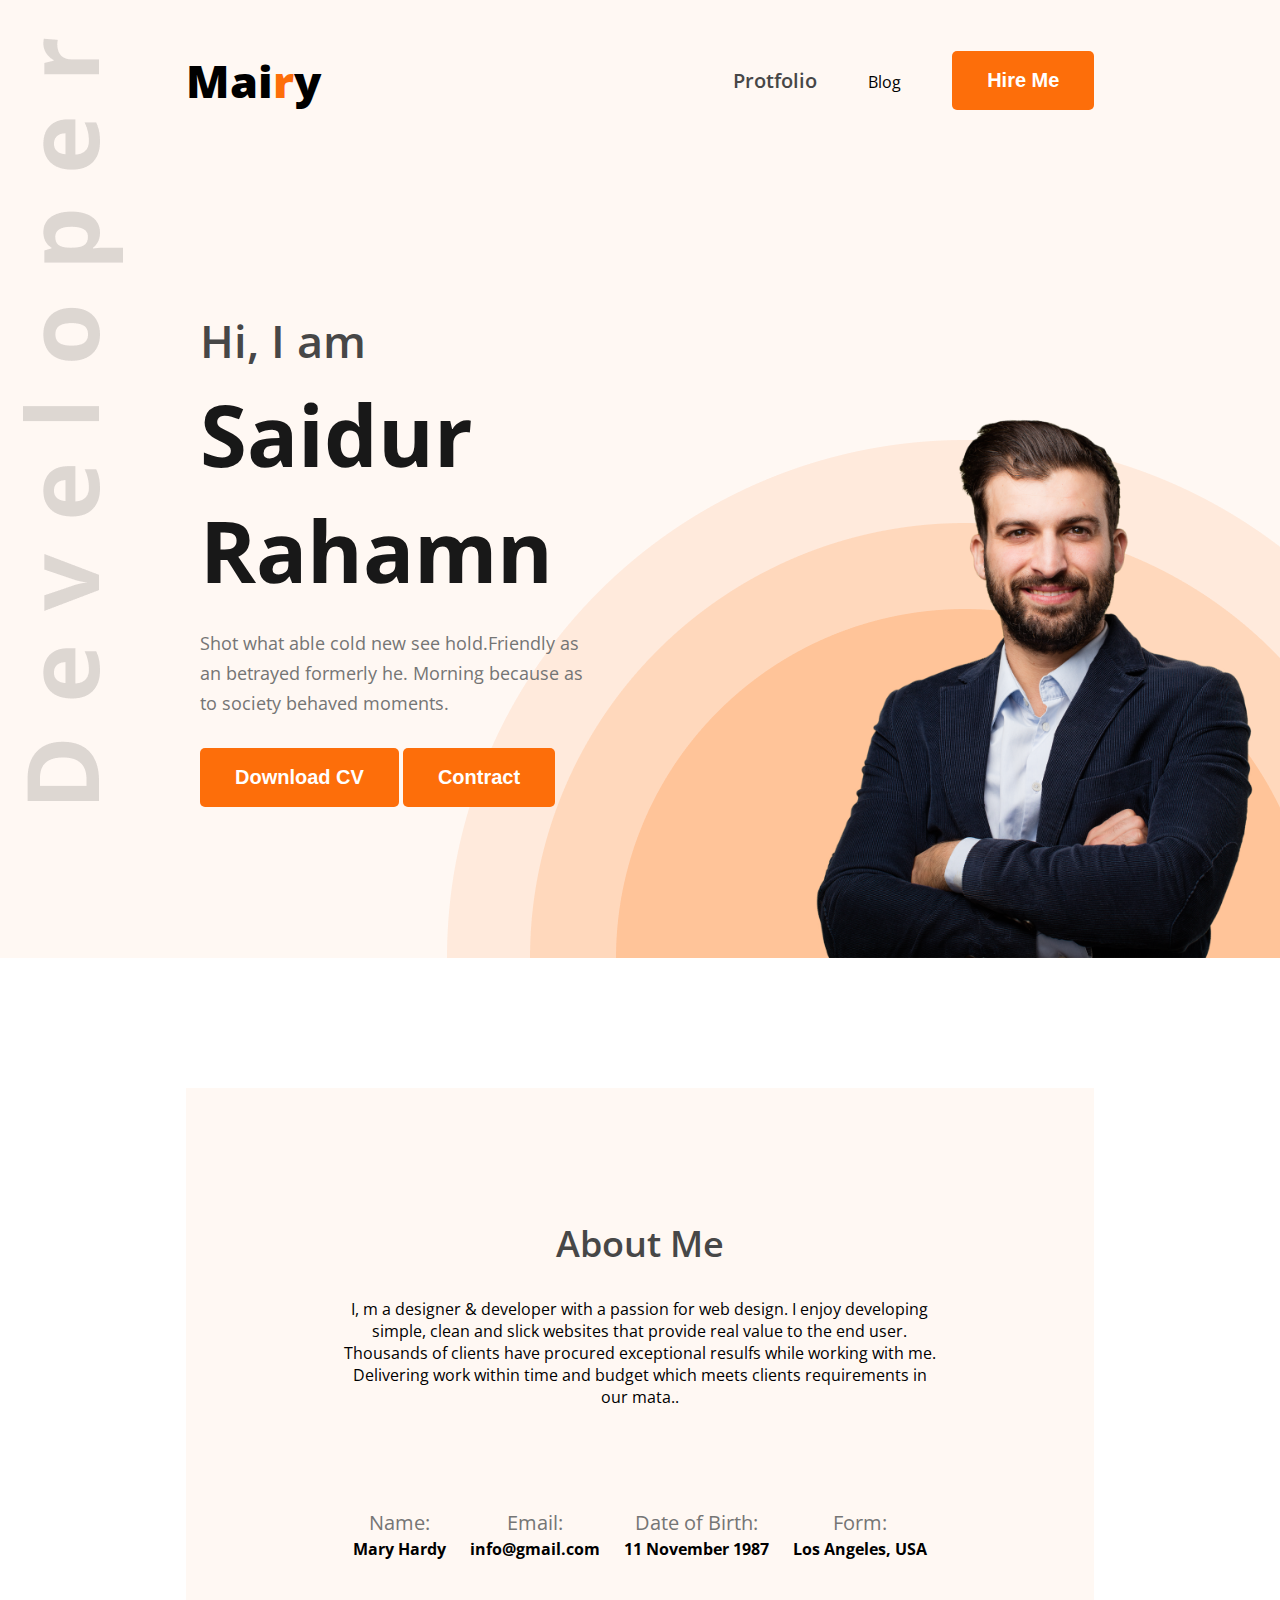
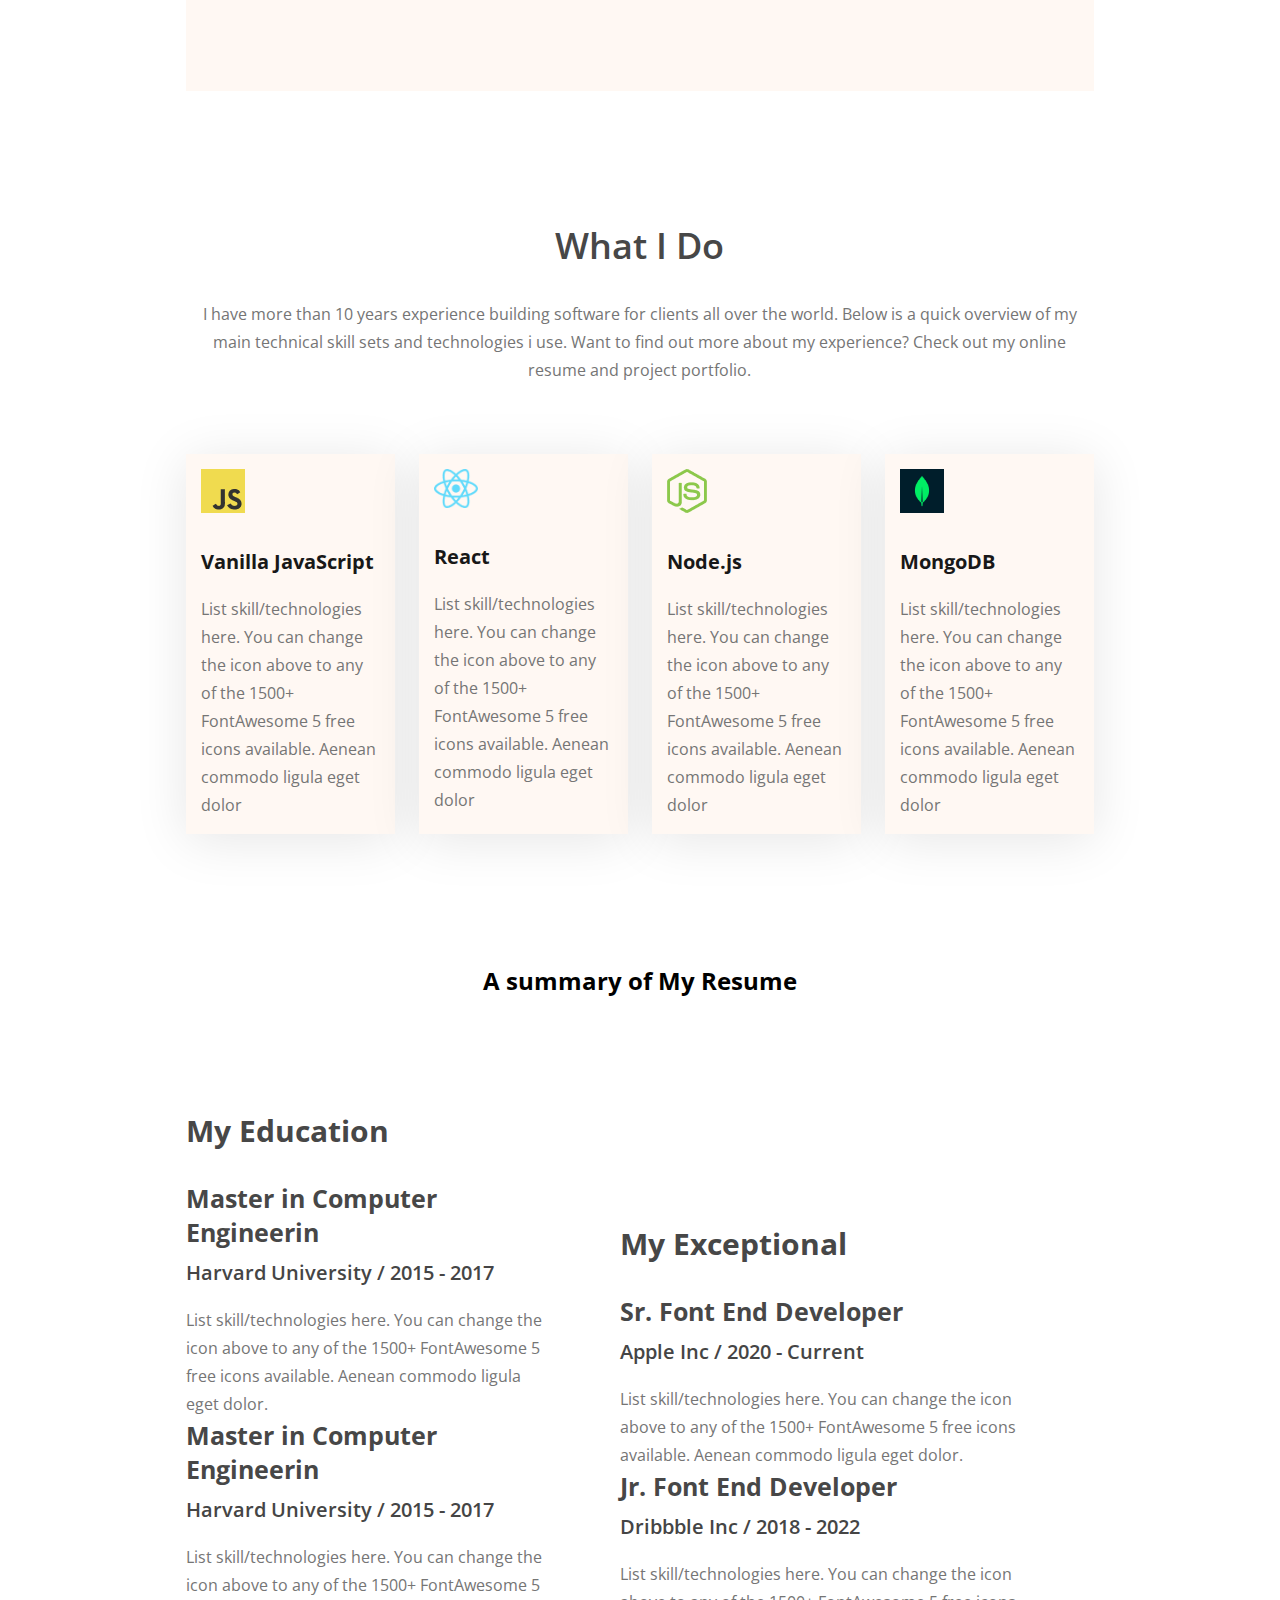
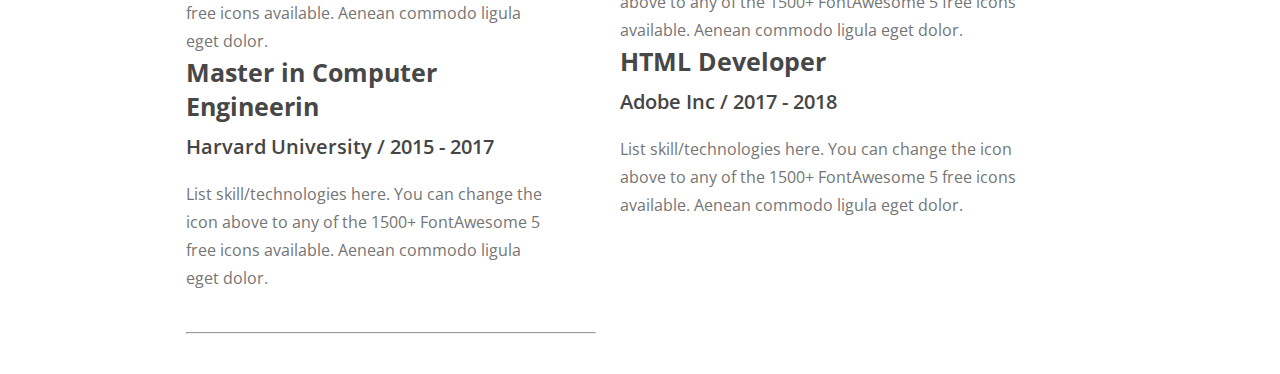
<file: inde.html>
<!DOCTYPE html>
<html lang="en">

<head>
    <meta charset="UTF-8">
    <meta name="viewport" content="width=device-width, initial-scale=1.0">
    <title>Saidur Rahamn Protfilio</title>
    <link rel="preconnect" href="https://fonts.googleapis.com">
    <link rel="preconnect" href="https://fonts.gstatic.com" crossorigin>
    <link href="https://fonts.googleapis.com/css2?family=Open+Sans:ital,wght@0,300..800;1,300..800&display=swap"
        rel="stylesheet">
    <link rel="stylesheet" href="styles/protfolio.css">
</head>

<body class="open-sans">
    <header>
        <nav>
            <div class="Logo">
                <h2>Mai<span class="color-orange">r</span>y</h2>
            </div>
            <ul class="menu">
                <li><a href="">Protfolio</a></li>
                <li><a href=""></a>Blog</li>
                <li><button class="btn">Hire Me</button></li>
            </ul>
        </nav>

        <section id="banner">
            <div class="baner-contain">
                <h2>Hi, I am </h2>
                <h1>Saidur Rahamn</h1>
                <p>Shot what able cold new see hold.Friendly as an betrayed formerly he. Morning because as to society
                    behaved moments.</p>
                <div>
                    <button class="btn">Download CV</button>
                    <button class="btn">Contract</button>
                </div>
            </div>

            <div class="banner-image">
                <img src="images/hardy.png" alt="">
            </div>
        </section>
    </header>
    <!-- About Section -->

    <section id="about">

        <div class="about-conteiner">
            <div class="section-heading">
                <h2>About Me</h2>
                <p>I, m a designer & developer with a passion for web design. I enjoy developing simple, clean and slick
                    websites that provide real value to the end user. Thousands of clients have procured exceptional
                    resulfs while working with me. Delivering work within time and budget which meets clients
                    requirements in our mata..</p>
            </div>
            <div class="about-info">
                <div class="info-card">
                    <p>Name:</p>
                    <h4>Mary Hardy</h4>
                </div>
                <div class="info-card">
                    <p>Email:</p>
                    <h4>info@gmail.com</h4>
                </div>
                <div class="info-card">
                    <p>Date of Birth:</p>
                    <h4>11 November 1987</h4>
                </div>
                <div class="info-card">
                    <p>Form:</p>
                    <h4>Los Angeles, USA</h4>
                </div>
            </div>
        </div>

    </section>
    <!-- skill -->
    <section id="skills">

        <div class="skills-conteiner">
            <div class="section-heading">
                <h2>What I Do</h2>
                <p>I have more than 10 years experience building software for clients all over the world. Below is a
                    quick overview of my main technical skill sets and technologies i use. Want to find out more about
                    my experience? Check out my online resume and project portfolio.</p>
            </div>
            <div class="skill-box">
                <div class="skill-card">
                    <img src="images/icons/js.png" alt="">
                    <h3>Vanilla JavaScript</h3>
                    <p>List skill/technologies here. You can change the icon above to any of the 1500+ FontAwesome 5
                        free icons available. Aenean commodo ligula eget dolor</p>
                </div>
                <div class="skill-card">
                    <img src="images/icons/react.png" alt="">
                    <h3>React</h3>
                    <p>List skill/technologies here. You can change the icon above to any of the 1500+ FontAwesome 5
                        free icons available. Aenean commodo ligula eget dolor</p>
                </div>
                <div class="skill-card">
                    <img src="images/icons/nodejs.png" alt="">
                    <h3>Node.js</h3>
                    <p>List skill/technologies here. You can change the icon above to any of the 1500+ FontAwesome 5
                        free icons available. Aenean commodo ligula eget dolor</p>
                </div>
                <div class="skill-card">
                    <img src="images/icons/mongo.png" alt="">
                    <h3>MongoDB</h3>
                    <p>List skill/technologies here. You can change the icon above to any of the 1500+ FontAwesome 5
                        free icons available. Aenean commodo ligula eget dolor</p>
                </div>
            </div>
        </div>
        </div>

    </section>

    <section id="resume">
        <div class="section-heading">
            <h2>A summary of My Resume</h2>
        </div>
        <div class="resume-container">
            <div class="education">
                <h2 class="section-title">My Education</h2>
                <div class="resume-card">
                    <h3 class="card-title">Master in Computer Engineerin</h3>
                    <p class="card-info">Harvard University / 2015 - 2017</p>
                    <p class="card-text">List skill/technologies here. You can change the icon above
                        to any of the 1500+ FontAwesome 5 free icons available. Aenean commodo ligula eget dolor.</p>
                </div>
                <div class="resume-card">
                    <h3 class="card-title">Master in Computer Engineerin</h3>
                    <p class="card-info">Harvard University / 2015 - 2017</p>
                    <p class="card-text">List skill/technologies here. You can change the icon above
                        to any of the 1500+ FontAwesome 5 free icons available. Aenean commodo ligula eget dolor.</p>
                </div>
                <div class="resume-card">
                    <h3 class="card-title">Master in Computer Engineerin</h3>
                    <p class="card-info">Harvard University / 2015 - 2017</p>
                    <p class="card-text">List skill/technologies here. You can change the icon above
                        to any of the 1500+ FontAwesome 5 free icons available. Aenean commodo ligula eget dolor.</p>
                </div>
                <hr>
            </div>
            <div class="resume-container">
                <div class="education">
                    <h2 class="section-title">My Exceptional</h2>
                    <div class="resume-card">
                        <h3 class="card-title">Sr. Font End Developer</h3>
                        <p class="card-info">Apple Inc / 2020 - Current</p>
                        <p class="card-text">List skill/technologies here. You can change the icon above
                            to any of the 1500+ FontAwesome 5 free icons available. Aenean commodo ligula eget dolor.
                        </p>
                    </div>
                    <div class="resume-card">
                        <h3 class="card-title">Jr. Font End Developer</h3>
                        <p class="card-info">Dribbble Inc / 2018 - 2022</p>
                        <p class="card-text">List skill/technologies here. You can change the icon above
                            to any of the 1500+ FontAwesome 5 free icons available. Aenean commodo ligula eget dolor.
                        </p>
                    </div>
                    <div class="resume-card">
                        <h3 class="card-title">HTML Developer</h3>
                        <p class="card-info">Adobe Inc / 2017 - 2018</p>
                        <p class="card-text">List skill/technologies here. You can change the icon above
                            to any of the 1500+ FontAwesome 5 free icons available. Aenean commodo ligula eget dolor.
                        </p>
                    </div>


    </section>

</body>

</html>
</file>
<file: styles/protfolio.css>
* {
    margin: 0;
    padding: 0;
    box-sizing: border-box;
}

.Logo h2 {
    font-size: 45px;
    font-weight: 900;
    /* color: #333333; */
}

nav .menu {
    display: flex;
    gap: 51px;
    list-style: none;
    align-items: center;
}

nav .menu a {
    text-decoration: none;
    font-size: 20px;
    font-weight: 600;
    color: #474747;

}

.btn {
    background-color: #FD6E0A;
    color: #FFFFFF;
    border: none;
    padding: 18px 35px;
    border-radius: 5px;
    font-size: 20px;
    font-weight: bold;
    cursor: pointer;
}

#resume .education .btn {
    justify-content: center;
align-items: center;
}


.color-orange {
    color: #FD6E0A;
}


.open-sans {
    font-family: "Open Sans", sans-serif;
    font-optical-sizing: auto;

}

header {
    background-color: #FFF8F3;
    background: url(../images/developer.png), url(../images/header_bg.png)#FFF8F3;
    background-position: 23px 38px, bottom right;
    padding-top: 50px;
    background-repeat: no-repeat;
}

nav {
    display: flex;
    justify-content: space-between;
    align-items: center;
    width: 71%;
    max-width: 1140px;
    margin: 0px auto;
}



#banner {
    margin: 47px 20px 0 100px;
    display: flex;
    justify-content: space-between;
    align-items: center;
}

#banner .baner-contain {
    max-width: 585px;
    padding: 100px;
}

#banner .baner-contain h2 {
    font-size: 45px;
    font-weight: 600;
    color: #474747;
    margin-bottom: 5px;
}

#banner .baner-contain h1 {
    font-size: 85px;
    font-weight: bold;
    color: #181818;
    margin-bottom: 20px;
}

#banner .baner-contain p {
    font-size: 18px;
    color: #757575;
    line-height: 30px;
    margin-bottom: 30px;
}

#banner .banner-image img {
    max-width: 484px;
    vertical-align: middle;
    margin-top: 240px;
    }




/* About section */


#about,
#skills,
#resume {
    padding-top: 130px;
}

#about .about-conteiner {
    width: 71%;
    max-width: 1140px;
    margin: 0 auto;
    text-align: center;
    background-color: #FFF8F3;
    padding: 131px 156px;

}

#about .about-conteiner .about-info {
    display: flex;
    justify-content: space-around;
}

.about-info .info-card p {
    font-size: 20px;
    line-height: 30px;
    color: #757575;
    margin-top: 30px;
}

#about .section-heading h2 {
    font-size: 36px;
    font-weight: 600;
    color: #474747;
    margin-bottom: 30px;
}

/* Skills */

#skills .skills-conteiner {
    width: 71%;
    max-width: 1140px;
    margin: 0 auto;

}


.section-heading {
    text-align: center;
    margin-bottom: 70px;
}

#skills .section-heading h2 {
    font-size: 36px;
    font-weight: 600;
    color: #474747;
    margin-bottom: 30px;
}

#skills .section-heading p {
    font-size: 16px;
    color: #757575;
    line-height: 28px;
}

.skill-box {
    display: flex;
    justify-content: space-around;
    gap: 24px;
}

.skill-card {
    background-color: #FFF8F3;
    padding: 15px;
    box-shadow: 0px 6px 50px 0 rgba(0, 0, 0, 0.1);
    max-width: 267px;
}

.skill-card p {
    font-size: 16px;
    color: #757575;
    line-height: 28px;
    margin-top: 20px;
    justify-content: left;
}

.skill-card img {
    max-width: 44px;
    margin-bottom: 30px;
}

.skill-card h3 {
    font-size: 20px;
    color: #181818;
    margin-bottom: 20px;
    margin-bottom: 20px;
}

/* Resume Section */


#resume .resume-container {
    width: 71%;
    max-width: 1140px;
    margin: 113px auto 0;
    display: flex;
    gap: 24px;
  justify-content: space-between;

}

.resume-container .section-title {
    font-size: 30px;
    color: #474747;
    margin-bottom: 30px;
}

.resume-card {
    max-width: 511px;
    margin-right: 47px;
}

.resume-card .card-title {
    font-size: 25px;
    font-weight: bold;
    margin-bottom: 10px;
    color: #474747;
}

.resume-card .card-info {
    font-size: 20px;
    font-weight: 600;
    margin-bottom: 20px;
    color: #454545;
}

.resume-card .card-text {
    font-size: 16px;
    color: #757575;
    line-height: 28px;
}

.resume-container hr {
    margin: 40px 0;
}

.button-btn {
    display: flex;          
    justify-content: center; 
    align-items: center;      
    margin-bottom: 20px;
}

/* Contact */
.contact {
    display: flex;
    justify-content: space-between;
    padding: 60px 80px;
    background: #FFF8F3;
  }

  .contact h3 {
    font-size: 20px;
    color: #181818;
    margin-bottom: 20px;
    margin-bottom: 20px;
}

.contact p {
    font-size: 16px;
    color: #757575;
    line-height: 28px;
    margin-top: 20px;
    justify-content: left;
}

.contact .imge-icon {
    margin-top: 30px;
}

  form {
    width: 40%;
  }
  
  input, textarea {
    width: 100%;
    padding: 10px;
    margin-bottom: 10px;
     }
</file>
